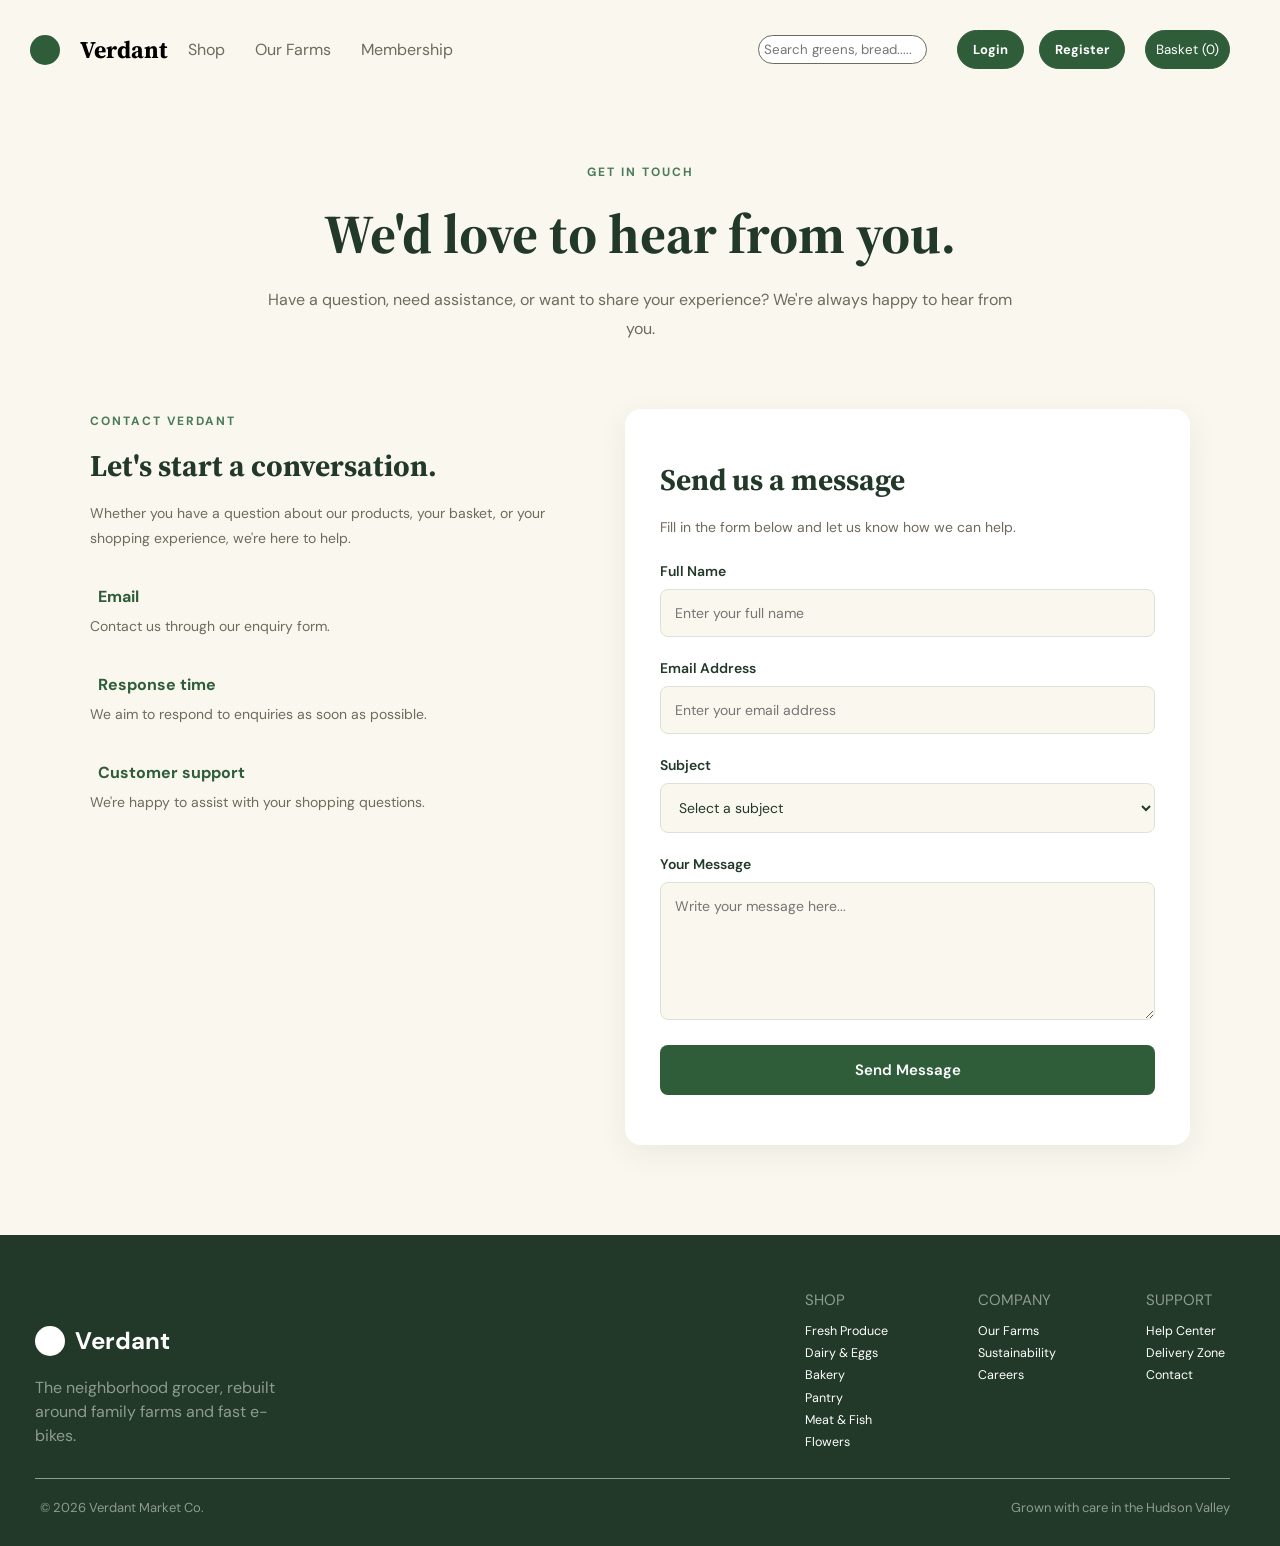
<file: contact.html>
<!DOCTYPE html>
<html lang="en">
<head>
    <meta charset="UTF-8">
    <meta name="viewport" content="width=device-width, initial-scale=1.0">
    <title>Contact Us | Verdant</title>

    <link rel="stylesheet" href="style.css">
    <link rel="stylesheet" href="contact.css">
    <link rel="icon" type="image/png" sizes="32x32" href="images/verdant.png">

    <link rel="preconnect" href="https://fonts.googleapis.com">
    <link rel="preconnect" href="https://fonts.gstatic.com" crossorigin>
    <link href="https://fonts.googleapis.com/css2?family=DM+Sans:wght@400;500;600;700&family=Source+Serif+4:wght@400;500;600;700&display=swap" rel="stylesheet">

    <script src="script.js" defer></script>
    <script src="contact.js" defer></script>
</head>

<body>

    <header class="logo-header">
        <div class="logo-container">

            <div class="logo-section">
                <div class="logo"></div>
                <h2 class="logo-text">Verdant</h2>
            </div>

            <nav id="nav-section">
                <ul class="nav-links">
                    <li><a href="shop.html#shop">Shop</a></li>
                    <li><a href="shop.html#farms">Our Farms</a></li>
                    <li><a href="membership.html">Membership</a></li>
                </ul>

                <div class="section-2">
                    <input
                        type="text"
                        placeholder="Search greens, bread....."
                        class="search-bar"
                        id="product-search"
                    >

                    <div class="auth-section" id="auth-section">
                        <a href="login.html">Login</a>
                        <a href="register.html">Register</a>
                    </div>
                </div>
            </nav>

            <div class="cart-wrapper">
                <button class="cart-button">
                    Basket (<span id="cart-count">0</span>)
                </button>

                <div class="cart-dropdown" id="cart-dropdown">

                    <div class="cart-heading">
                        <h3>Your Basket</h3>
                        <span id="cart-items-count">0 items</span>
                    </div>

                    <div id="cart-items">
                        <p class="empty-cart">Your basket is empty.</p>
                    </div>

                    <div class="cart-summary">
                        <div class="summary-row">
                            <span>Subtotal</span>
                            <span>$<span id="cart-subtotal">0.00</span></span>
                        </div>

                        <div class="summary-row">
                            <span>Delivery</span>
                            <span>Calculated at checkout</span>
                        </div>

                        <div class="summary-row total-row">
                            <strong>Total</strong>
                            <strong>$<span id="cart-total">0.00</span></strong>
                        </div>

                        <button class="clear-basket-button" id="clear-basket">
                            Clear Basket
                        </button>

                        <button class="checkout-button" id="checkout-button" disabled>
                            Proceed to Checkout
                        </button>
                    </div>
                </div>
            </div>

            <div class="hamburger" id="hamburger">
                <span></span>
                <span></span>
                <span></span>
            </div>

        </div>
    </header>

    <div id="cart-notification" class="cart-notification">
        Product added to basket!
    </div>

    <!-- CONTACT PAGE -->
    <main class="contact-page">

        <section class="contact-hero">
            <span class="contact-label">GET IN TOUCH</span>
            <h1>We'd love to hear from you.</h1>
            <p>
                Have a question, need assistance, or want to share your experience?
                We're always happy to hear from you.
            </p>
        </section>

        <section class="contact-content">

            <div class="contact-info">
                <span class="contact-label">CONTACT VERDANT</span>
                <h2>Let's start a conversation.</h2>
                <p>
                    Whether you have a question about our products, your basket,
                    or your shopping experience, we're here to help.
                </p>

                <div class="contact-detail">
                    <h3><i class="ph ph-envelope"></i> Email</h3>
                    <p>Contact us through our enquiry form.</p>
                </div>

                <div class="contact-detail">
                    <h3><i class="ph ph-clock"></i> Response time</h3>
                    <p>We aim to respond to enquiries as soon as possible.</p>
                </div>

                <div class="contact-detail">
                    <h3><i class="ph ph-chat-circle-dots"></i> Customer support</h3>
                    <p>We're happy to assist with your shopping questions.</p>
                </div>
            </div>

            <div class="contact-form-wrapper">
                <h2>Send us a message</h2>
                <p>Fill in the form below and let us know how we can help.</p>

                <form id="contact-form">

                    <div class="form-group">
                        <label for="contact-name">Full Name</label>
                        <input
                            type="text"
                            id="contact-name"
                            name="name"
                            placeholder="Enter your full name"
                            required
                        >
                    </div>

                    <div class="form-group">
                        <label for="contact-email">Email Address</label>
                        <input
                            type="email"
                            id="contact-email"
                            name="email"
                            placeholder="Enter your email address"
                            required
                        >
                    </div>

                    <div class="form-group">
                        <label for="contact-subject">Subject</label>
                        <select id="contact-subject" name="subject" required>
                            <option value="">Select a subject</option>
                            <option value="Product enquiry">Product enquiry</option>
                            <option value="Order enquiry">Order enquiry</option>
                            <option value="Account assistance">Account assistance</option>
                            <option value="General enquiry">General enquiry</option>
                            <option value="Feedback">Feedback</option>
                        </select>
                    </div>

                    <div class="form-group">
                        <label for="contact-message">Your Message</label>
                        <textarea
                            id="contact-message"
                            name="message"
                            rows="6"
                            placeholder="Write your message here..."
                            required
                        ></textarea>
                    </div>

                    <button type="submit" class="contact-submit">
                        Send Message
                    </button>

                    <p id="contact-feedback" role="status"></p>

                </form>
            </div>

        </section>

    </main>

    <!-- FOOTER -->
    <footer>

        <section class="section1">

            <div>
                <div class="logo-sect">
                    <div class="logo1"></div>
                    <h2 class="logo-text1">Verdant</h2>
                </div>

                <p class="parag">
                    The neighborhood grocer, rebuilt around family farms and fast e-bikes.
                </p>
            </div>

            <div class="foot">

                <div>
                    <ul>
                        <p>SHOP</p>
                        <li><a href="shop.html#produce">Fresh Produce</a></li>
                        <li><a href="shop.html#dairy">Dairy & Eggs</a></li>
                        <li><a href="shop.html#bakery">Bakery</a></li>
                        <li><a href="shop.html#pantry">Pantry</a></li>
                        <li><a href="shop.html#meat">Meat & Fish</a></li>
                        <li><a href="shop.html#flowers">Flowers</a></li>
                    </ul>
                </div>

                <div>
                    <ul>
                        <p>COMPANY</p>
                        <li><a href="shop.html#farms">Our Farms</a></li>
                        <li><a href="sustainability.html">Sustainability</a></li>
                        <li><a href="careers.html">Careers</a></li>
                    </ul>
                </div>

                <div>
                    <ul>
                        <p>SUPPORT</p>
                        <li><a href="help.html">Help Center</a></li>
                        <li><a href="delivery.html">Delivery Zone</a></li>
                        <li><a href="contact.html">Contact</a></li>
                    </ul>
                </div>

            </div>

        </section>

        <section class="section2">
            <div>
                <p>© 2026 Verdant Market Co.</p>
                <p>Grown with care in the Hudson Valley</p>
            </div>
        </section>

    </footer>

</body>
</html>
</file>
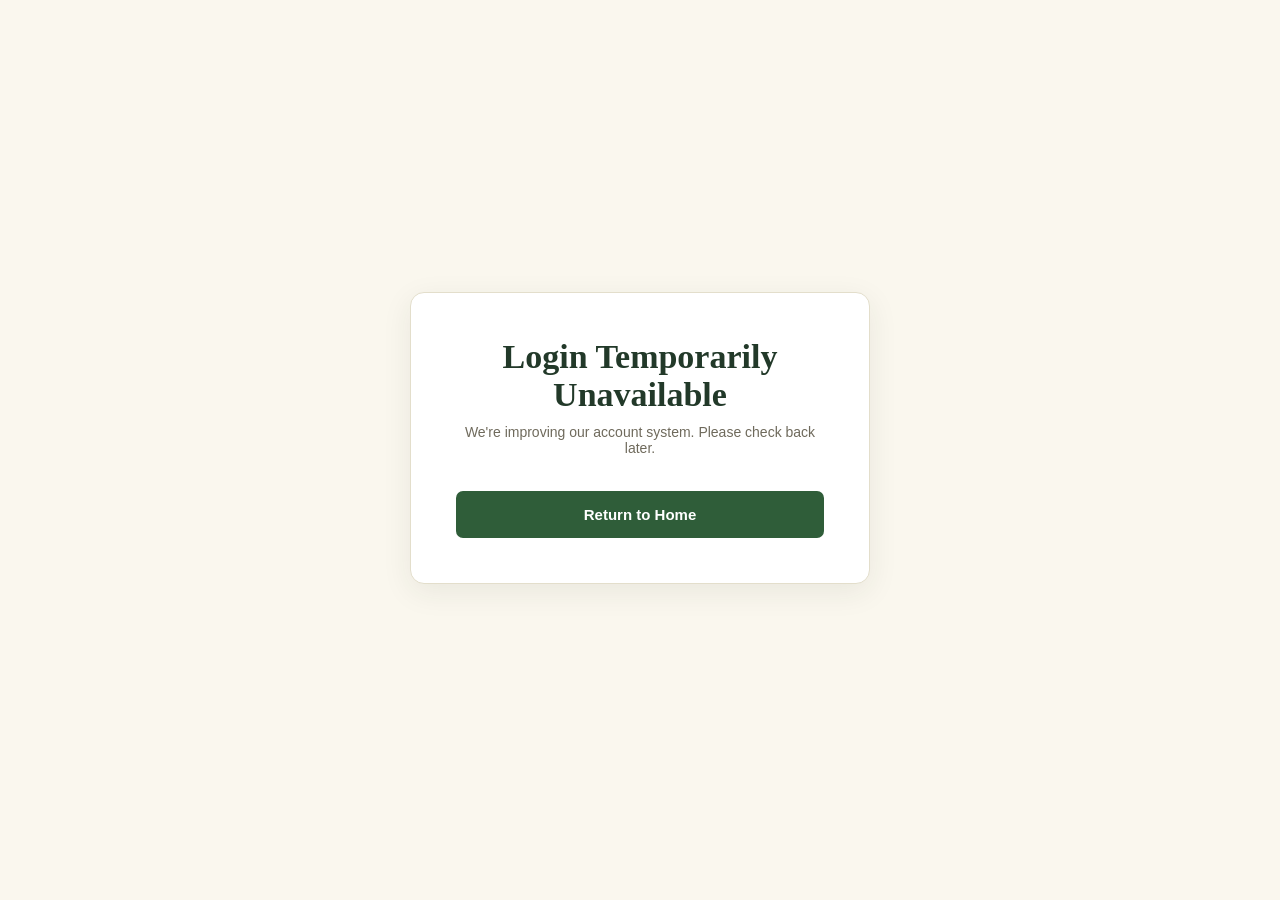
<file: login.html>
<!DOCTYPE html>
<html lang="en">
<head>
    <meta charset="UTF-8">
    <meta name="viewport" content="width=device-width, initial-scale=1.0">
    <title>Login Temporarily Unavailable | Verdant</title>
    <link rel="stylesheet" href="style.css">
    <link rel="stylesheet" href="login.css">
    <link rel="icon" type="image/png" sizes="32x32" href="images/verdant.png">
</head>
<body>

    <main class="login-section">
        <div class="login-container">
            <div class="login-heading">
                <h1>Login Temporarily Unavailable</h1>
                <p>We're improving our account system. Please check back later.</p>
            </div>

            <a href="index.html" class="login-button">Return to Home</a>
        </div>
    </main>

</body>
</html>
</file>
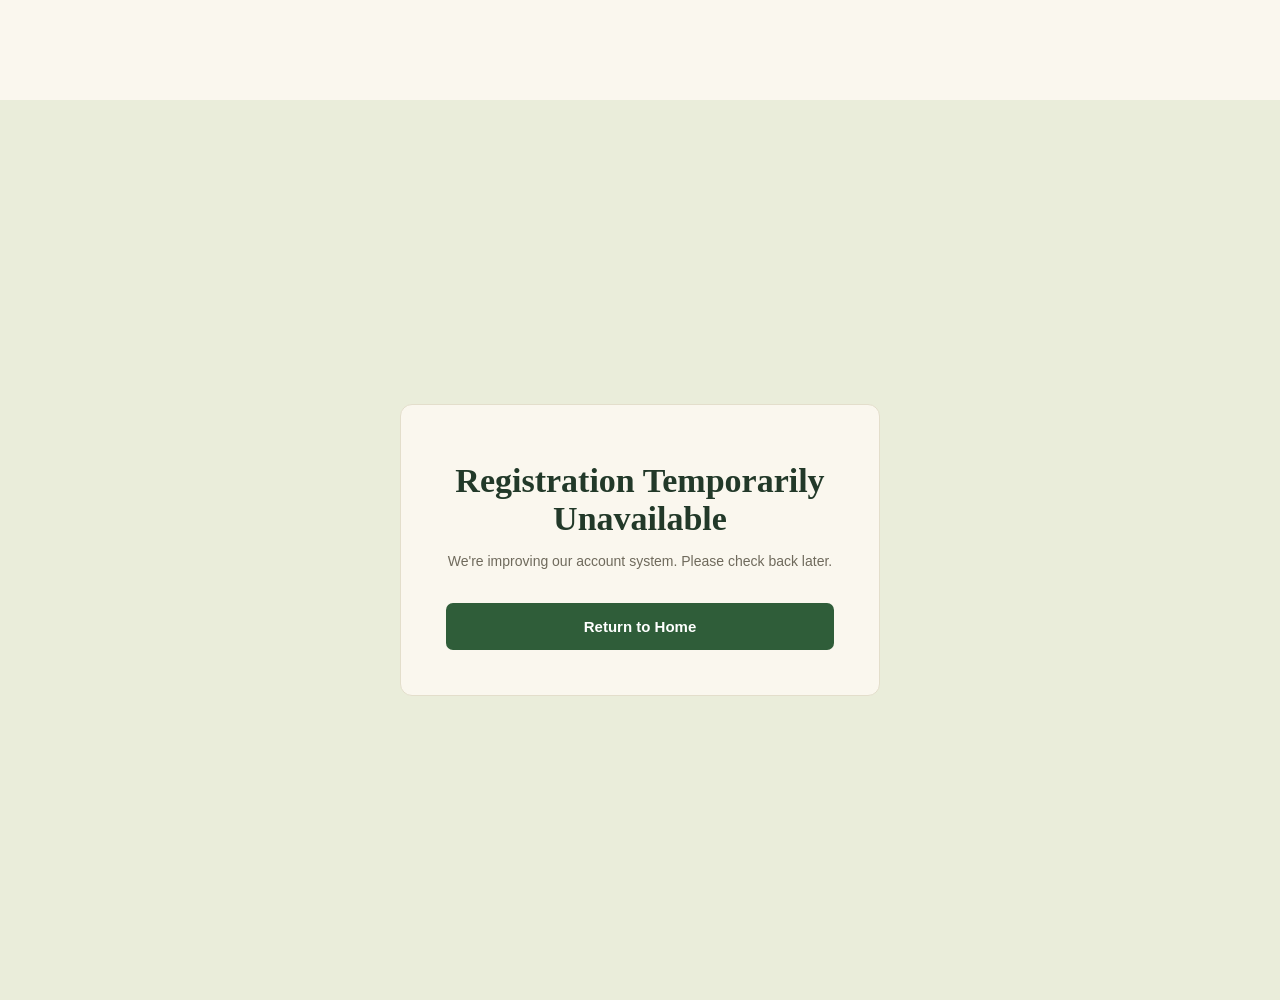
<file: register.html>
<!DOCTYPE html>
<html lang="en">
<head>
    <meta charset="UTF-8">
    <meta name="viewport" content="width=device-width, initial-scale=1.0">
    <title>Registration Temporarily Unavailable | Verdant</title>
    <link rel="stylesheet" href="style.css">
    <link rel="stylesheet" href="register.css">
</head>
<body>

    <main class="register-page">
        <div class="register-container">
            <div class="register-heading">
                <h1>Registration Temporarily Unavailable</h1>
                <p>We're improving our account system. Please check back later.</p>
            </div>

            <a href="index.html" class="register-button">Return to Home</a>
        </div>
    </main>

</body>
</html>
</file>
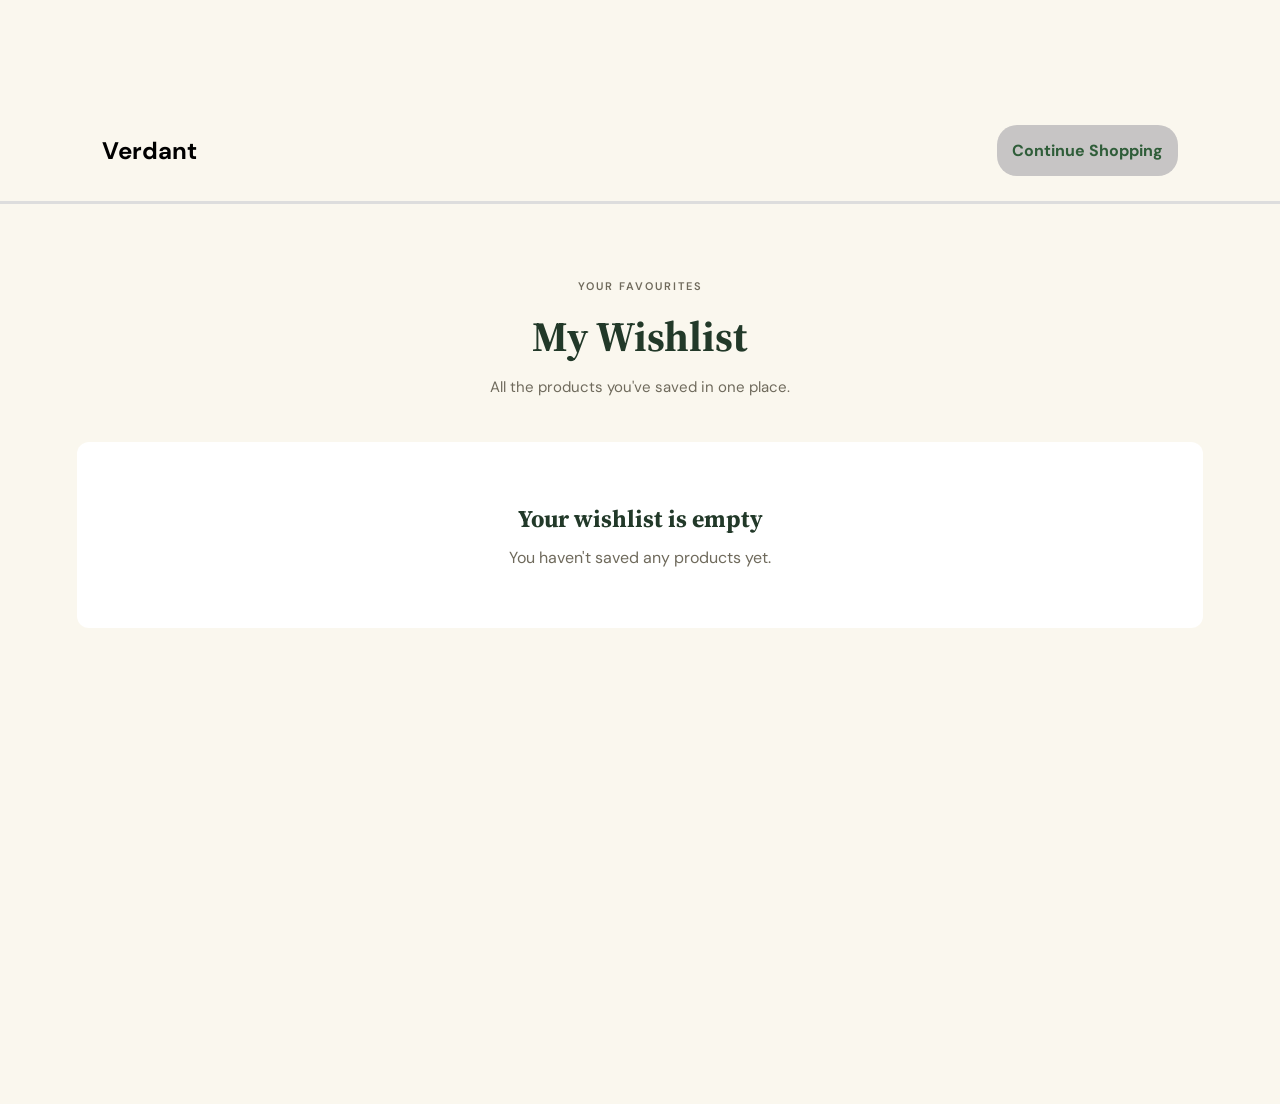
<file: wishlist.html>
<!DOCTYPE html>
<html lang="en">
<head>
    <meta charset="UTF-8">
    <meta name="viewport" content="width=device-width, initial-scale=1.0">
    <title>My Wishlist | Verdant</title>

    <link rel="stylesheet" href="style.css">
    <link rel="stylesheet" href="wishlist.css">

    <link rel="preconnect" href="https://fonts.googleapis.com">
    <link rel="preconnect" href="https://fonts.gstatic.com" crossorigin>
    <link href="https://fonts.googleapis.com/css2?family=DM+Sans:wght@400;500;600;700&family=Source+Serif+4:wght@400;600;700&display=swap" rel="stylesheet">
</head>

<body>
     <header class="checkout-header">
        <h2>Verdant</h2>
        <a href="../shop.html">Continue Shopping</a>
    </header>

    <main class="wishlist-page">

        <section class="wishlist-section">

            <div class="wishlist-heading">
                <span>YOUR FAVOURITES</span>
                <h1>My Wishlist</h1>
                <p>All the products you've saved in one place.</p>
            </div>

            <div class="wishlist-products" id="wishlist-products">

            </div>

        </section>

    </main>

    <script src="wishlist.js" defer></script>

</body>
</html>
</file>
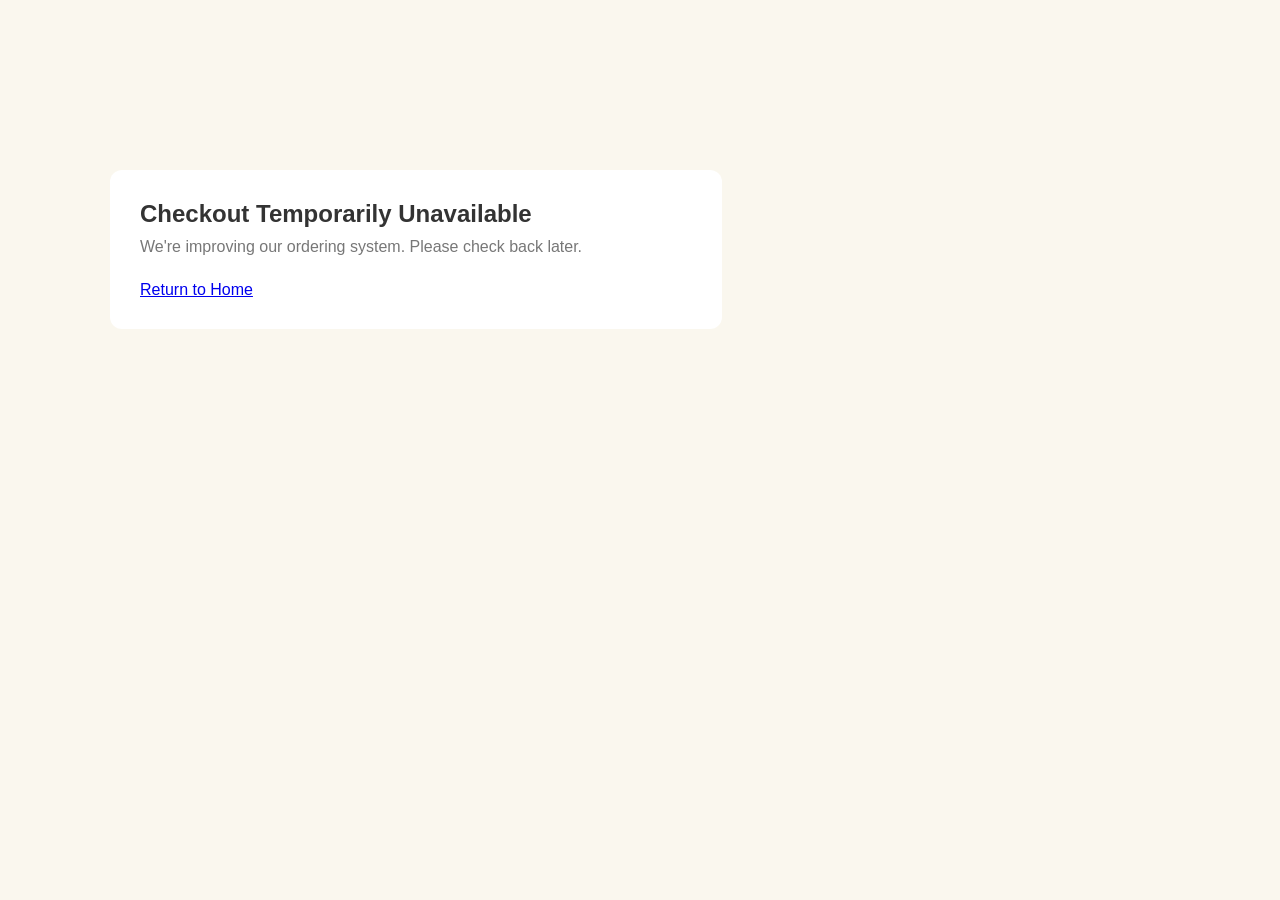
<file: checkout/checkout.html>
<!DOCTYPE html>
<html lang="en">
<head>
    <meta charset="UTF-8">
    <meta name="viewport" content="width=device-width, initial-scale=1.0">
    <title>Checkout Temporarily Unavailable | Verdant</title>
    <link rel="stylesheet" href="../style.css">
    <link rel="stylesheet" href="checkout.css">
</head>
<body>

    <main class="checkout-container">
        <section class="customer-details">
            <h1>Checkout Temporarily Unavailable</h1>
            <p>We're improving our ordering system. Please check back later.</p>
            <a href="../index.html">Return to Home</a>
        </section>
    </main>

</body>
</html>
</file>
<file: style.css>
* {
    margin: 0;
    padding: 0;
    box-sizing: border-box;
    font-family: 'DM Sans', sans-serif;
}

body {
    max-width: 1400px;
    margin: 0 auto;
    padding-top: 100px;
}

.logo-header {
    font-family: 'DM Sans', sans-serif;
    background: #FAF7EE;
    display: flex;
    justify-content: space-between;
    padding: 30px;
    position: fixed;
    top: 0;
    left: 0;
    width: 100%;
    box-sizing: border-box;
    z-index: 2000;
}

.logo {
    width: 30px;
    height: 30px;
    border-radius: 100%;
    background-color: #2F5D39;
}

.logo-text {
    font-family: 'Source Serif 4', serif;
}

.logo-section {
    display: flex;
    align-items: center;
    gap: 20px;
}

.logo-container {
    display: flex;
    align-items: center;
    justify-content: space-between;
    width: 100%;
    gap: 20px;
}

#nav-section {
    display: flex;
    align-items: center;
    justify-content: space-between;
    flex: 1;
}

#nav-section .nav-links {
    display: flex;
    align-items: center;
    gap: 30px;
}

#nav-section .section-2 {
    display: flex;
    align-items: center;
    gap: 30px;
}

nav ul {
    display: flex;
    list-style: none;
    text-align: center;
    gap: 30px;
}

nav a {
    text-decoration: none;
    font-family: 'DM Sans', sans-serif;
    color: #6F6A5C;
}

nav a:hover {
    color: black;
}

.hamburger {
    display: none;
    flex-direction: column;
    gap: 5px;
    cursor: pointer;
    margin-left: 0;
    flex-shrink: 0;
}

.hamburger span {
    width: 25px;
    height: 3px;
    background-color: #222;
    border-radius: 3px;
}

.section-2 {
    display: flex;
    align-items: center;
    gap: 30px;
}

.search-bar {
    display: inline-block;
    color: #6F6A5C;
    border: 1px solid #6F6A5C;
    border-radius: 20px;
    padding: 5px;
}

.search-bar:focus {
    outline: none;
}

.section-2 a {
    display: inline-block;
    font-family: 'DM Sans', sans-serif;
    font-size: 13px;
    font-weight: bolder;
    padding: 10px 15px;
    background-color: #2F5D39;
    border: 1px solid #2F5D39;
    border-radius: 20px;
    text-decoration: none;
    color: white;
}

.cart-button {
    display: inline-block;
    padding: 10px;
    background-color: #2F5D39;
    border: 1px solid #2F5D39;
    color: white;
    border-radius: 20px;
}

/* BASKET WRAPPER */
.cart-wrapper {
    position: relative;
    margin-left: auto;
    margin-right: 20px;
    flex-shrink: 0;
}

.cart-dropdown {
    display: none;
    position: absolute;
    top: calc(100% + 12px);
    right: 0;
    width: 480px;

    max-height: calc(100vh - 120px);
    overflow-y: auto;
    overflow-x: hidden;

    padding: 20px;
    background: #FAF7EE;
    border: 1px solid #E5E0D5;
    border-radius: 14px;
    box-shadow: 0 10px 30px rgba(0, 0, 0, 0.12);
    z-index: 1001;
    box-sizing: border-box;
    line-height: 3rem;
}

.cart-dropdown.active {
    display: block;
}

/* BASKET HEADING */
.cart-heading {
    display: flex;
    justify-content: space-between;
    align-items: center;
    margin-bottom: 15px;
}

.cart-heading h3 {
    margin: 0;
    color: #2F5D39;
}

#cart-items-count {
    font-size: 12px;
    color: #6F6A5C;
}

/* EMPTY BASKET */
.empty-cart {
    text-align: center;
    padding: 20px 0;
    color: #6F6A5C;
}

/* PRODUCT ROW */
.cart-item {
    display: flex;
    align-items: center;
    gap: 12px;
    padding: 12px 0;
    border-bottom: 1px solid #E5E0D5;
}

.cart-item img {
    width: 65px;
    height: 65px;
    object-fit: cover;
    border-radius: 8px;
}

.cart-product-info {
    flex: 1;
    min-width: 0;
}

.cart-product-info h4 {
    margin: 0 0 5px;
    font-size: 13px;
    color: #2F5D39;
}

.cart-product-info p {
    margin: 0 0 8px;
    font-size: 12px;
    color: #6F6A5C;
}

.quantity-controls {
    display: flex;
    align-items: center;
    gap: 10px;
}

.quantity-controls button {
    width: 23px;
    height: 23px;
    border: 1px solid #2F5D39;
    background: transparent;
    color: #2F5D39;
    border-radius: 5px;
    cursor: pointer;
}

.cart-product-right {
    display: flex;
    flex-direction: column;
    align-items: flex-end;
    gap: 10px;
    font-size: 12px;
}

.remove-button {
    border: none;
    background: transparent;
    color: #A33B32;
    font-size: 11px;
    cursor: pointer;
}

/* BASKET SUMMARY */
.cart-summary {
    margin-top: 15px;
}

.summary-row {
    display: flex;
    justify-content: space-between;
    align-items: center;
    gap: 10px;
    margin-bottom: 12px;
    font-size: 12px;
    color: #6F6A5C;
}

.total-row {
    padding-top: 12px;
    border-top: 1px solid #E5E0D5;
    font-size: 15px;
    color: #2F5D39;
}

/* CHECKOUT */
.clear-basket-button {
    width: 100%;
    padding: 12px;
    margin-bottom: 10px;
    background-color: transparent;
    border: 1px solid #2F5D39;
    border-radius: 20px;
    color: #2F5D39;
    cursor: pointer;
    font-family: 'DM Sans', sans-serif;
}

.clear-basket-button:hover {
    background-color: #EAEDDA;
}
.checkout-button {
    width: 100%;
    padding: 12px;
    margin-top: 10px;
    border: none;
    border-radius: 8px;
    background: #2F5D39;
    color: white;
    font-weight: bold;
    cursor: pointer;
}
.checkout-button:disabled {
    opacity: 0.2;
    cursor: not-allowed;
}

/* MOBILE HAMBURGER NAVIGATION */
@media (max-width: 1100px) {

    /* SHOW HAMBURGER */
    .hamburger {
        display: flex;
        flex-direction: column;
        gap: 5px;
        cursor: pointer;
        flex-shrink: 0;
        margin-left: 0;
        z-index: 2002;
    }

    /* MENU PANEL */
    #nav-section {
        display: flex;
        flex-direction: column;
        align-items: stretch;
        justify-content: flex-start;

        position: absolute;
        top: 100%;
        right: 15px;

        width: min(420px, calc(100vw - 30px));
        min-height: 340px;
        max-height: calc(100vh - 100px);
        overflow-y: auto;

        padding:30px;
        box-sizing: border-box;

        background: #FAF7EE;
        border: 1px solid #E5E0D5;
        border-radius: 14px;
        box-shadow: 0 12px 30px rgba(34, 57, 41, 0.13);

        gap: 28px;

        visibility: hidden;
        opacity: 0;
        pointer-events: none;
        transform: translateY(-8px);

        transition: 0.25s ease;
        z-index: 2001;
    }

    /* WHEN MENU IS OPEN */
    #nav-section.active {
        visibility: visible;
        opacity: 1;
        pointer-events: auto;
        transform: translateY(0);
    }

    /* NAVIGATION LINKS */
    #nav-section .nav-links {
        display: flex;
        flex-direction: column;
        align-items: stretch;
        justify-content: flex-start;

        width: 100%;
        gap: 0;

        padding: 0;
        margin: 0;
        list-style: none;
    }

    #nav-section .nav-links li {
        width: 100%;
        text-align: left;
        border-bottom: 1px solid #E5E0D5;
    }

    #nav-section .nav-links li:last-child {
        border-bottom: none;
    }

    #nav-section .nav-links li a {
        display: block;
        width: 100%;
        padding: 14px 5px;
        padding: 16px 5px;
        font-size: 15px;

        text-align: left;
        color: #223929;
        font-size: 14px;
        box-sizing: border-box;
    }

    /* SEARCH AND ACCOUNT */
    #nav-section .section-2 {
        display: none;
        flex-direction: column;
        align-items: stretch;
        gap: 20px;

        width: 100%;
        padding-top: 22px;
        border-top: 1px solid #E5E0D5;
    }

    #nav-section.active .section-2 {
        display: flex;
    }

    /* SEARCH INPUT */
    #nav-section .search-bar {
        display: block;
        width: 100%;
        padding: 14px;
        box-sizing: border-box;

        border: 1px solid #D5D0C3;
        border-radius: 25px;
        background: #FFFFFF;
        font-size: 12px;
    }

    /* ACCOUNT AREA */
    #nav-section .auth-section {
        display: flex;
        align-items: center;
        justify-content: flex-start;
        flex-wrap: wrap;
        gap: 90px;
        width: 100%;
    }

    #nav-section .section-2 a {
        width: fit-content;
        padding: 10px 17px;
        font-size: 12px;
    }
}

/* SMALL PHONES */
@media (max-width: 450px) {

    .logo-header {
        padding: 20px 15px;
    }

    #nav-section {
        right: 10px;
        width: calc(100vw - 20px);
        max-width: 380px;
        padding: 22px;
    }
}
@media (max-width: 380px) {

    .logo-header {
        padding: 18px 12px;
    }

    .logo-container {
        gap: 8px;
        min-width: 0;
    }

    .logo-section {
        gap: 8px;
        flex-shrink: 1;
        min-width: 0;
    }

    .logo {
        width: 25px;
        height: 25px;
        flex-shrink: 0;
    }

    .logo-text {
        font-size: 18px;
    }

    .cart-wrapper {
        margin-left: auto;
        margin-right: 8px;
        flex-shrink: 0;
    }

    .cart-button {
        padding: 8px;
        font-size: 11px;
        white-space: nowrap;
    }

    .hamburger {
        display: flex !important;
        flex-shrink: 0;
        position: relative;
        z-index: 2002;
        visibility: visible;
    }

    .hamburger span {
        display: block;
        width: 23px;
        height: 3px;
        background-color: #222;
    }

     #nav-section .auth-section {
        gap: 20px;
    
}
 
}


/* CART NOTIFICATION */

.cart-notification {
    position: fixed;
    top: 100px;
    right: 25px;
    background: #2F5D39;
    color: #FAF7EE;
    padding: 14px 22px;
    border-radius: 8px;
    font-size: 14px;
    font-weight: 600;
    opacity: 0;
    visibility: hidden;
    transform: translateY(-10px);
    transition: all 0.3s ease;
    z-index: 1000;
}

.cart-notification.show {
    opacity: 1;
    visibility: visible;
    transform: translateY(0);
}

/* The hero section  */

/* =========================
   TOP ANNOUNCEMENT SECTION
========================= */

.first {
    position: relative;
    display: flex;
    align-items: center;
    background-color: #2F5D39;
    padding: 5px;
    height: 30px;
    overflow: hidden;
}

.first p {
    width: 100%;
    margin: 0;
    font-family: 'DM Sans', sans-serif;
    color: #F3EFE2;
}

.first marquee {
    width: 100%;
}

/* =========================
   HERO SECTION
========================= */

.second {
    background-color: #FAF7EE;
    padding: 54px 7% 60px;
    display: flex;
    align-items: center;
    justify-content: space-between;
    gap: 60px;
    box-sizing: border-box;
}

.first-flex {
    flex: 1;
    min-width: 0;
    max-width: 530px;
    padding: 0;
    box-sizing: border-box;
}

.cont {
    background-color: #FFFFFF;
    border: 1px solid #6F6A5C;
    max-width: fit-content;
    font-size: small;
    font-family: 'DM Sans', sans-serif;
    border-radius: 20px;
    padding: 3px;
}

.cont p {
    padding: 5px;
    color: #1F2E24;
    font-size: 12px;
}

.cont span {
    background-color: #E4ECDA;
    color: #2F5D39;
    font-size: 10px;
    padding: 2px 10px;
    border-radius: 10px;
}

.groceries-title {
    font-family: 'Source Serif 4', serif;
    max-width: 530px;
    font-size: clamp(32px, 3vw, 60px);
    line-height: 1.15;
    color: #1F2E24;
    font-weight: 400;
    padding-top: 26px;
}

.info {
    max-width: 500px;
    max-height: 78px;
    font-family: 'DM Sans', sans-serif;
    padding: 10px 0 0;
    margin-bottom: 30px;
    color: #6F6A5C;
}


/* =========================
   ZIP CODE SECTION
========================= */

.zip-section {
    display: flex;
    flex-direction: column;
    align-items: flex-start;
    gap: 8px;
}


/* POINTER */

.zip-pointer {
    display: flex;
    flex-direction: column;
    align-items: center;
    margin-left: 15px;
    color: #2F5D39;
    font-family: 'DM Sans', sans-serif;
    font-size: 12px;
    font-weight: 600;
}

.zip-arrow {
    font-size: 25px;
    color: #F2B705;
    animation: pointDown 0.8s infinite alternate;
}

@keyframes pointDown {
    from {
        transform: translateY(-3px);
    }

    to {
        transform: translateY(5px);
    }
}


/* ZIP FORM */

#zip-form {
    display: flex;
    justify-content: space-between;
    align-items: center;
    width: 450px;
    max-width: 100%;
    padding: 5px;
    background-color: white;
    border: 1px solid #6F6A5C;
    border-radius: 80px;
    box-sizing: border-box;
}

#zip-form input {
    flex: 1;
    min-width: 0;
    padding: 10px;
    border: none;
    outline: none;
    background: transparent;
    font-family: 'DM Sans', sans-serif;
    font-size: 12px;
}

#zip-form button {
    padding: 10px 16px;
    background-color: #2F5D39;
    color: white;
    border: 1px solid #2F5D39;
    border-radius: 40px;
    font-family: 'DM Sans', sans-serif;
    cursor: pointer;
    transition: background-color 0.3s ease;
}

#zip-form button:hover {
    background-color: #223929;
}


/* MESSAGE */

#zip-message {
    margin-top: 5px;
    font-family: 'DM Sans', sans-serif;
    font-size: 12px;
}

#zip-message.success {
    color: #2F5D39;
}

#zip-message.error {
    color: #A33B32;
}

.zip-select {
    width: 100%;
    padding: 12px 10px;
    border: 1px solid #E3DECB;
    border-radius: 20px;
    background: #FAF7EE;
    color: #223929;
    font: inherit;
    outline: none;
}

.zip-select:focus,
#zip-input:focus {
    border-color: #2F5D39;
}

.zip-select:disabled {
    opacity: 0.6;
    cursor: not-allowed;
}


/* =========================
   HERO IMAGE SECTION
========================= */

.right-side {
    flex: 1;
    min-width: 0;
    width: 100%;
    max-width: 500px;
    border: 20px solid white;
    border-radius: 25px;
    background-color: white;
    position: relative;
    box-sizing: border-box;
}

.image img {
    display: block;
    width: 100%;
    height: auto;
    border-radius: 10px;
}

.small {
    width: 30px;
    height: 30px;
    background-color: #E4EBD6;
    border-radius: 100%;
    border: 2px solid #FAF7EE;
    flex-shrink: 0;
}

.small-style {
    font-family: 'DM Sans', sans-serif;
}

.small-style h3 {
    font-size: 13px;
}

.small-style p {
    font-size: 10.5px;
}

.smaller {
    display: flex;
    align-items: center;
    gap: 8px;
    padding: 10px;
    background-color: white;
    width: 150px;
    border-radius: 20px;
    position: absolute;
    top: 5%;
    left: -8%;
    z-index: 1;
}

.second-small {
    display: flex;
    justify-content: space-between;
    align-items: center;
    width: 100%;
    box-sizing: border-box;
    flex-wrap: wrap;
}

.money {
    display: flex;
    align-items: center;
    gap: 20px;
}

.smallest {
    font-family: 'DM Sans', sans-serif;
    padding: 10px;
    font-weight: 400;
}

.smallest p {
    font-size: 13px;
}

.money p {
    font-family: 'Source Serif 4', serif;
    font-weight: 400;
    font-size: 25px;
}

.add-button {
    padding: 15px;
    border: none;
    background-color: #223929;
    color: white;
    font-family: 'DM Sans', sans-serif;
    border-radius: 30px;
    cursor: pointer;
}

.small1 {
    width: 30px;
    height: 30px;
    background-color: #E4EBD6;
    border-radius: 100%;
    border: 2px solid #FAF7EE;
}

.thrid-small {
    display: flex;
    align-items: center;
    gap: 5px;
    padding: 7px;
    background-color: #223929;
    width: 250px;
    border-radius: 20px;
    position: absolute;
    bottom: 15%;
    right: -4%;
}

.smallest2 {
    font-family: 'DM Sans', sans-serif;
    padding: 10px;
    font-weight: 400;
    color: white;
}

.smallest2 p {
    font-size: 13px;
}


/* =========================
   CART TOTAL
========================= */

.cart-total-display {
    font-size: 18px;
    font-weight: 600;
    background: #223929;
    padding: 10px 15px;
    width: fit-content;
    color: white;
    border-radius: 20px;
}


/* =========================
   TABLET RESPONSIVENESS
========================= */

@media (max-width: 850px) {

    .second {
        flex-direction: column;
        align-items: center;
        gap: 45px;
        padding: 54px 6% 60px;
    }

    .first-flex {
        width: 100%;
        max-width: 530px;
        padding: 0;
    }

    .right-side {
        width: 100%;
        max-width: 500px;
        margin: 0;
    }
}


/* =========================
   MOBILE RESPONSIVENESS
========================= */

@media (max-width: 555px) {

    .first-flex {
        width: 100%;
    }

    .zip-section {
        width: 100%;
    }

    #zip-form {
        width: 100%;
        max-width: 340px;
    }

    .right-side {
        width: 100%;
        max-width: 400px;
        border: 5px solid white;
        border-radius: 10px;
    }

    .second-small {
        width: 100%;
    }

    .info {
        max-height: none;
    }
}


/* SECOND SECTION*/

.second-section {
    padding-top: 70px;
    padding-left: 24px;
    padding-right: 24px;
    padding-bottom: 50px;
    background-color: #FAF7EE;
}

.second-section p {
    font-family: 'DM Sans';
    color: #4A7C59;
    font-size: 12px;
    margin-left: 50px;
}

.second-small-flex {
    display: flex;
    justify-content: space-between;
    align-items: center;
    margin-left: 40px;
}

.second-small-flex h3 {
    font-family: 'Source Serif 4';
    font-size: 27px;
    font-weight: 400;
    padding: 10px;
}

.second-small-flex a {
    color: #1F2E24;
    font-weight: 400;
    font-family: 'DM Sans';
    font-size: 13px;
    margin-right: 80px;
}

@media (max-width: 471px) {
    .second-small-flex {
        flex-wrap: wrap;
    }
}

.image-collection {
    display: flex;
    gap: 30px;
    justify-content: center;
    padding-bottom: 5px;
}

.image-collection img {
    width: 160px;
    height: 165px;
}

.image-collection h4 {
    font-family: 'DM Sans';
    font-size: 13px;
    font-weight: 600;
    padding: 7px;
    margin-left: 6px;
}

.image {
    background-color: white;
    border: 1px solid #E3DECB;
    border-radius: 18px;
}

.image-collection p {
    padding: 10px;
    margin-left: 6px;
    font-family: 'DM Sans';
    font-size: 11px;
    color: #6F6A5C;
}

@media (max-width: 1124px) {
    .image-collection {
        flex-wrap: wrap;
    }

    .image-collection img {
        width: 130px;
        height: 100px;
    }
}


/* THIRD SECTION */

.third-flex {
    background-color: #EAEDDA;
    padding: 85px 7%;
}

.third-main {
    display: flex;
    justify-content: space-between;
    align-items: center;
    gap: 80px;
    max-width: 1200px;
    margin: 0 auto;
}

/* LEFT SIDE */

.small-third {
    flex: 1;
    max-width: 430px;
}

.small-third h4 {
    font-family: 'DM Sans';
    font-size: 13px;
    font-weight: 600;
    color: #4A7C59;
    letter-spacing: 1.5px;
    margin-bottom: 14px;
}

.small-third h2 {
    font-family: 'Source Serif 4';
    font-size: clamp(30px, 3.5vw, 43px);
    line-height: 1.2;
    font-weight: 400;
    color: #1F2E24;
    margin-bottom: 16px;
}

.small-third p {
    max-width: 400px;
    line-height: 1.8;
    color: #6F6A5C;
    font-size: 14px;
    margin-bottom: 25px;
}

.small-third button {
    display: inline-block;
    background-color: #2F5D39;
    padding: 13px 25px;
    border: 1px solid #2F5D39;
    border-radius: 30px;
    font-family: 'DM Sans';
    font-weight: 500;
    font-size: 12px;
    cursor: pointer;
    transition: background-color 0.3s ease;
}

.small-third button:hover {
    background-color: #223929;
}

.small-third a {
    text-decoration: none;
    color: white;
}

/* RIGHT SIDE */

.digit {
    flex: 1;
    max-width: 560px;
    width: 100%;
}

.digit1,
.digit2,
.digit3 {
    display: flex;
    align-items: flex-start;
    background-color: #FAF7EE;
    padding: 27px;
    gap: 22px;
    margin-top: 15px;
    border-radius: 12px;
    transition: transform 0.3s ease, box-shadow 0.3s ease;
}

.digit1:hover,
.digit2:hover,
.digit3:hover {
    transform: translateY(-4px);
    box-shadow: 0 8px 20px rgba(34, 57, 41, 0.08);
}

.digit1 h3,
.digit2 h3,
.digit3 h3 {
    font-family: 'Source Serif 4';
    font-size: 28px;
    font-weight: 400;
    color: #2F5D39;
    line-height: 1;
}

.digit1 h5,
.digit2 h5,
.digit3 h5 {
    font-family: 'DM Sans';
    font-size: 14px;
    font-weight: 600;
    color: #1F2E24;
    margin-bottom: 8px;
}

.digit1 p,
.digit2 p,
.digit3 p {
    font-family: 'DM Sans';
    font-size: 13px;
    font-weight: 400;
    color: #6F6A5C;
    line-height: 1.7;
}

/* TABLETS */

@media (max-width: 950px) {
    .third-flex {
        padding: 65px 5%;
    }

    .third-main {
        gap: 40px;
    }

    .digit1,
    .digit2,
    .digit3 {
        padding: 22px;
        gap: 16px;
    }
}

/* MOBILE */

@media (max-width: 840px) {
    .third-flex {
        padding: 60px 6%;
    }

    .third-main {
        flex-direction: column;
        align-items: stretch;
        gap: 35px;
    }

    .small-third {
        max-width: 550px;
        margin: 0 auto;
        text-align: center;
    }

    .small-third h2 {
        font-size: 34px;
    }

    .digit {
        max-width: 100%;
    }
}

@media (max-width: 480px) {
    .third-flex {
        padding: 45px 5%;
    }

    .small-third h2 {
        font-size: 30px;
    }

    .small-third p {
        font-size: 13px;
    }

    .digit1,
    .digit2,
    .digit3 {
        padding: 20px 16px;
        gap: 15px;
    }

    .digit1 h3,
    .digit2 h3,
    .digit3 h3 {
        font-size: 24px;
    }

    .digit1 h5,
    .digit2 h5,
    .digit3 h5 {
        font-size: 13px;
    }

    .digit1 p,
    .digit2 p,
    .digit3 p {
        font-size: 12px;
    }
}

/* FOURTH SECTION */

.fourth-section {
    background-color: #FAF7EE;
    padding: 50px 7%;
}

.fourth-first h4 {
    color: #4A7C59;
    font-family: 'DM Sans', sans-serif;
    font-size: 12px;
    margin-bottom: 12px;
}

.fourth-small {
    display: flex;
    justify-content: space-between;
    align-items: center;
    gap: 20px;
    padding: 10px 2px;
}

.fourth-small h3 {
    font-family: 'Source Serif 4', serif;
    font-size: 27px;
    font-weight: 400;
    margin: 0;
}

.fourth-flex {
    display: flex;
    align-items: center;
    justify-content: flex-end;
    flex-wrap: wrap;
    list-style: none;
    gap: 12px;
    padding: 0;
    margin: 0;
}

.fourth-flex a {
    display: inline-block;
    text-decoration: none;
    background-color: white;
    color: #223929;
    border: 1px solid #E3DECB;
    border-radius: 20px;
    font-family: 'DM Sans', sans-serif;
    font-size: 11px;
    padding: 8px 14px;
    transition: 0.3s ease;
}

.fourth-flex a:hover {
    background-color: #223929;
    border-color: #223929;
    color: white;
}

@media (max-width: 840px) {
    .fourth-section {
        padding: 50px 6%;
    }
}
/* TABLET */
@media (max-width: 768px) {
    .fourth-small {
        gap: 15px;
    }

    .fourth-small h3 {
        font-size: 22px;
    }

    .fourth-flex {
        gap: 8px;
    }
}

/* SMALL SCREENS */
@media (max-width: 561px) {
    .fourth-small {
        flex-wrap: wrap;
        gap: 15px;
    }

    .fourth-small h3 {
        font-size: 21px;
    }

    .fourth-flex {
        justify-content: flex-start;
        gap: 10px;
    }
}

/* VERY SMALL PHONES */
@media (max-width: 380px) {
    .fourth-small h3 {
        font-size: 19px;
    }

    .fourth-flex a {
        font-size: 10px;
        padding: 7px 11px;
    }
}

.fourth-images {
    display: flex;
    gap: 20px;
    justify-content: center;
    padding-bottom: 5px;
    position: relative;
}

.fourth-images img {
    max-width: 100%;
    width: 250px; 
    height: 200px; 
}

.image-design {
    background-color: white;
    border: 1px solid #E3DECB;
    border-radius: 20px;
}

.fourth-images h2 {
    font-family: 'DM Sans';
    font-size: 12px;
    font-weight: 600;
    padding: 10px;
}

.fourth-images p {
    font-family: 'DM Sans';
    font-size: 10px;
    font-weight: 400;
    margin-left: 10px;
}

.fourth-images h3 {
    font-family: 'DM Sans';
    font-size: 10px;
    background-color: #E3DECB;
    border: 1px solid #E3DECB;
    position: absolute;
    top: 9%;
    margin-left: 4px;
    padding: 10px;
    border-radius: 20px;
}

.fourth-smaller {
    display: flex;
    justify-content: space-between;
    align-items: center;
    font-family: 'DM Sans';
    padding: 5px;
}

.fourth-smaller a {
    color: #223929;
    font-size: 25px;
    text-decoration: none;
}

.fourth-smaller p {
    font-family: 'DM Sans';
    font-size: 13px;
    font-weight: 600;
}
.fourth-smaller button {
    background: none;
    border: none;
    padding: 0;
    cursor: pointer;
    color: inherit;
    font: inherit;
}

@media (max-width: 790px) {
    .fourth-images {
        flex-wrap: wrap;
    }

    .fourth-images img {
        width: 100%;
        height: 200px;
    }

    .fourth-images h3 {
        display: none;
    }
}

@media (max-width: 640px) {
    .fourth-images {
        display: grid;
        grid-template-columns: repeat(2, minmax(0, 1fr));
        gap: 12px;
    }

    .image-design {
        width: 100%;
        min-width: 0;
    }

    .fourth-images img {
        width: 100%;
        height: 130px;
        object-fit: cover;
    }
}

@media (max-width: 450px) {
    .fourth-images {
        gap: 10px;
    }

    .image-design {
        width: 100%;
        height: auto;
        margin-bottom: 0;
    }

    .fourth-images img {
        height: 110px;
    }

    .fourth-images h2 {
        font-size: 11px;
        padding: 8px;
    }

    .fourth-images p {
        font-size: 9px;
        margin-left: 8px;
    }

    .fourth-smaller {
        padding: 5px;
    }

    .fourth-smaller p {
        font-size: 11px;
    }
}

@media (max-width: 380px) {
    .fourth-images {
        gap: 8px;
    }

    .fourth-images img {
        height: 95px;
    }

    .fourth-images h2 {
        font-size: 10px;
    }
}
/* FIFTH SECTION */

.fifth-section {
    background-color: #FAF7EE;
    padding: 70px 6%;
    display: flex;
    justify-content: center;
    align-items: stretch;
    gap: 30px;
}

/* FIRST PROMOTIONAL CARD */

.fifth-first {
    background-color: #223929;
    flex: 1;
    max-width: 550px;
    min-height: 310px;
    border: 1px solid #223929;
    border-radius: 20px;
    padding: 30px;
    display: flex;
    flex-direction: column;
    align-items: flex-start;
}

.fifth-first h6 {
    padding: 8px 13px;
    margin: 0;
    color: #223929;
    background-color: #F2B705;
    border-radius: 20px;
    font-family: 'DM Sans';
    font-size: 10px;
    font-weight: 600;
    letter-spacing: 0.5px;
    width: fit-content;
}

.fifth-first h3 {
    font-family: 'Source Serif 4';
    font-weight: 400;
    font-size: 34px;
    line-height: 1.2;
    margin: 25px 0 12px;
    color: #FAF7EE;
    max-width: 350px;
}

.fifth-first span {
    font-family: 'DM Sans';
    font-weight: 400;
    font-size: 13px;
    line-height: 1.7;
    color: #B9C4B7;
    max-width: 350px;
}

.button-design {
    display: flex;
    align-items: center;
    flex-wrap: wrap;
    margin-top: auto;
    padding-top: 25px;
    gap: 18px;
}

.button-design button {
    background-color: #FAF7EE;
    color: #223929;
    padding: 12px 20px;
    border: 1px solid #FAF7EE;
    border-radius: 25px;
    font-family: 'DM Sans';
    font-size: 12px;
    font-weight: 600;
    cursor: pointer;
    transition: 0.3s ease;
}

.button-design button:hover {
    background-color: #F2B705;
    border-color: #F2B705;
}

.button-design p {
    font-family: 'DM Sans';
    font-weight: 400;
    font-size: 11px;
    color: #B9C4B7;
    margin: 0;
}

/* SECOND PROMOTIONAL CARD */

.fifth-second {
    background-color: #F7E8D5;
    flex: 1;
    max-width: 550px;
    min-height: 310px;
    border: 1px solid #F7E8D5;
    border-radius: 20px;
    padding: 30px;
    display: flex;
    align-items: center;
    justify-content: space-between;
    gap: 15px;
}

.fifth-second > div:first-child {
    flex: 1;
}

.fifth-second h3 {
    font-family: 'Source Serif 4';
    font-weight: 400;
    font-size: 27px;
    line-height: 1.25;
    color: #1F2E24;
    margin: 0 0 15px;
    max-width: 310px;
}

.fifth-second p {
    font-family: 'DM Sans';
    font-weight: 400;
    font-size: 12px;
    line-height: 1.7;
    color: #6F6A5C;
    max-width: 300px;
    margin: 0 0 22px;
}

.fifth-second button {
    background-color: #223929;
    color: #FAF7EE;
    padding: 10px 13px;
    border: 1px solid #223929;
    border-radius: 25px;
    margin: 0 5px 5px 0;
    font-family: 'DM Sans';
    font-size: 10px;
    cursor: pointer;
    transition: 0.3s ease;
}

.fifth-second button:hover {
    background-color: #2F5D39;
}

.fifth-second img {
    display: block;
    width: 145px;
    height: 170px;
    object-fit: contain;
}

/* TABLET */

@media (max-width: 1050px) {
    .fifth-section {
        flex-direction: column;
        align-items: center;
        gap: 25px;
    }

    .fifth-first,
    .fifth-second {
        width: 100%;
        max-width: 650px;
    }
}

/* MOBILE */

@media (max-width: 600px) {
    .fifth-section {
        padding: 45px 5%;
        gap: 20px;
    }

    .fifth-first,
    .fifth-second {
        min-height: 280px;
        padding: 25px;
        border-radius: 16px;
    }

    .fifth-first h3 {
        font-size: 29px;
    }

    .fifth-first span {
        font-size: 12px;
    }

    .fifth-second {
        gap: 5px;
    }

    .fifth-second h3 {
        font-size: 23px;
    }

    .fifth-second p {
        font-size: 11px;
    }

    .fifth-second img {
        width: 105px;
        height: 135px;
    }

    .fifth-second button {
        font-size: 9px;
        padding: 9px 11px;
    }
}

/* SMALL PHONES */

@media (max-width: 380px) {
    .fifth-first,
    .fifth-second {
        padding: 20px;
    }

    .fifth-first h3 {
        font-size: 26px;
    }

    .fifth-second h3 {
        font-size: 20px;
    }

    .fifth-second img {
        width: 75px;
        height: 110px;
    }
}


footer {
    background-color: #223929;
    padding: 30px;
    padding-top: 50px;
}

.section1 {
    display: flex;
    justify-content: space-between;
    flex-wrap: wrap;
    flex-basis: auto;
    margin-right: 20px;
    margin-left: 5px;
    align-items: center;
    border-bottom: 1px solid #8E9C8C;
    padding-bottom: 20px;
}

.foot {
    display: flex;
    gap: 80px;
}

.foot ul {
    list-style: none;
    font-family: 'DM Sans';
    font-size: 15px;
    padding: 5px;
    color: white;
}

.foot p {
    margin-bottom: 10px;
    color: #8E9C8C;
}

.foot a {
    text-decoration: none;
    color: white;
    line-height: 1.7em;
    font-size: 12.5px;
}

.logo-sect {
    display: flex;
    align-items: center;
    gap: 10px;
    padding-bottom: 20px;
}

.logo-text1 {
    color: white;
}

.parag {
    width: 240px;
    height: 42px;
    color: #8E9C8C;
    line-height: 1.5em;
}

.logo1 {
    width: 30px;
    height: 30px;
    border-radius: 100%;
    background-color: white;
}

.section2 {
    padding-top: 20px;
}

.section2 div {
    display: flex;
    justify-content: space-between;
    margin-left: 10px;
    margin-right: 20px;
    font-size: 13px;
    color: #8E9C8C;
}
/* RESPONSIVE FOOTER */

@media (max-width: 850px) {

    .section1 {
        align-items: flex-start;
        gap: 35px;
    }

    .foot {
        gap: 35px;
    }

}

@media (max-width: 600px) {

    footer {
        padding: 35px 22px;
    }

    .section1 {
        flex-direction: column;
        align-items: flex-start;
        gap: 30px;
        margin: 0;
    }

    .parag {
        width: 100%;
        max-width: 280px;
        height: auto;
        font-size: 13px;
    }

    .foot {
        display: grid;
        grid-template-columns: repeat(3, minmax(0, 1fr));
        width: 100%;
        gap: 15px;
    }

    .foot ul {
        padding: 0;
        font-size: 13px;
    }

    .foot ul p {
        font-size: 11px;
    }

    .foot a {
        font-size: 11px;
    }

    .section2 {
        padding-top: 20px;
    }

    .section2 div {
        flex-direction: column;
        gap: 10px;
        margin: 0;
        font-size: 11px;
    }

}

@media (max-width: 380px) {

    .foot {
        grid-template-columns: repeat(2, minmax(0, 1fr));
        row-gap: 25px;
    }

    .section2 div {
        font-size: 10px;
    }

}
html {
    scroll-behavior: smooth;
    background-color: #FAF7EE;
}

/* 2. Backup: nothing can ever widen the page sideways */
body {
    overflow-x: hidden;
}

/* 5. Deal and app cards on phones. Fixed 450px widths and the 312px / 293px
      text widths inside .fifth-second were wider than small screens. */
@media (max-width: 640px) {
    .fifth-first,
    .fifth-second {
        width: 100%;
        max-width: 450px;
        height: auto;
        min-height: 250px;
        max-height: none;
    }
    .fifth-second h3,
    .fifth-second p {
        width: auto;
        height: auto;
        max-width: calc(100% - 40px);
    }
}
@media (max-width: 490px) {
    .fifth-first,
    .fifth-second {
        width: 100%;
    }
}

/* LOGIN AND LOGOUT SECTION */

.auth-section {
    display: flex;
    align-items: center;
    gap: 15px;
}

.auth-section span {
    display: flex;
    align-items: center;
    gap: 7px;
}
.auth-section svg {
    flex-shrink: 0;
    color: #2F5D39;
}

#logout-button {
    padding: 9px 17px;
    background-color: #2F5D39;
    color: #FFFFFF;
    border: 1px solid #2F5D39;
    border-radius: 25px;
    font-family: 'DM Sans', sans-serif;
    font-size: 13px;
    font-weight: 600;
    cursor: pointer;
    transition: background-color 0.3s ease;
}

#logout-button:hover {
    background-color: #223929;
    border-color: #223929;
}
</file>
<file: contact.css>
.contact-page {
    width: 100%;
    padding: 60px 7% 90px;
    background: #FAF7EE;
}

.contact-hero {
    text-align: center;
    max-width: 750px;
    margin: 0 auto 65px;
}

.contact-label {
    color: #4A7C59;
    font-size: 12px;
    font-weight: 700;
    letter-spacing: 2px;
}

.contact-hero h1 {
    font-family: 'Source Serif 4', serif;
    color: #223929;
    font-size: clamp(35px, 5vw, 55px);
    margin: 15px 0;
}

.contact-hero p {
    color: #6F6A5C;
    font-size: 16px;
    line-height: 1.8;
}

.contact-content {
    display: grid;
    grid-template-columns: 1fr 1.2fr;
    gap: 65px;
    max-width: 1100px;
    margin: auto;
    align-items: start;
}

.contact-info h2,
.contact-form-wrapper h2 {
    font-family: 'Source Serif 4', serif;
    color: #223929;
    font-size: 30px;
    margin: 15px 0;
}

.contact-info > p,
.contact-form-wrapper > p {
    color: #6F6A5C;
    line-height: 1.8;
    font-size: 14px;
}

.contact-detail {
    margin-top: 35px;
}

.contact-detail h3 {
    color: #2F5D39;
    font-size: 16px;
    margin-bottom: 8px;
}

.contact-detail h3 i {
    margin-right: 8px;
}

.contact-detail p {
    color: #6F6A5C;
    font-size: 14px;
    line-height: 1.7;
}

.contact-form-wrapper {
    background: #FFFFFF;
    padding: 35px;
    border-radius: 16px;
    box-shadow: 0 8px 30px rgba(34, 57, 41, 0.07);
}

.form-group {
    display: flex;
    flex-direction: column;
    gap: 9px;
    margin-top: 22px;
}

.form-group label {
    color: #223929;
    font-size: 14px;
    font-weight: 600;
}

.form-group input,
.form-group select,
.form-group textarea {
    width: 100%;
    padding: 14px;
    border: 1px solid #DCE2D8;
    border-radius: 8px;
    outline: none;
    background: #FAF7EE;
    color: #223929;
    font-family: 'DM Sans', sans-serif;
    font-size: 14px;
}

.form-group input:focus,
.form-group select:focus,
.form-group textarea:focus {
    border-color: #4A7C59;
}

.form-group textarea {
    resize: vertical;
}

.contact-submit {
    width: 100%;
    margin-top: 25px;
    padding: 15px;
    border: none;
    border-radius: 8px;
    background: #2F5D39;
    color: #FFFFFF;
    font-size: 15px;
    font-weight: 600;
    cursor: pointer;
    transition: background 0.3s ease;
}

.contact-submit:hover {
    background: #223929;
}

#contact-feedback {
    margin-top: 15px;
    font-size: 14px;
    color: #2F5D39;
    line-height: 1.6;
}

@media (max-width: 768px) {
    .contact-page {
        padding: 45px 5% 65px;
    }

    .contact-content {
        grid-template-columns: 1fr;
        gap: 40px;
    }

    .contact-form-wrapper {
        padding: 25px 20px;
    }
}

@media (max-width: 480px) {
    .contact-hero {
        margin-bottom: 45px;
    }

    .contact-info h2,
    .contact-form-wrapper h2 {
        font-size: 26px;
    }
}
</file>
<file: login.css>
/* LOGIN SECTION */

.login-section {
    min-height: 75vh;
    display: flex;
    justify-content: center;
    align-items: center;
    padding: 70px 6%;
    background: #FAF7EE;
}

.login-container {
    width: 100%;
    max-width: 460px;
    background: #FFFFFF;
    padding: 45px;
    border-radius: 14px;
    border: 1px solid #E3DECB;
    box-shadow: 0 8px 30px rgba(34, 57, 41, 0.08);
}

.login-heading {
    text-align: center;
    margin-bottom: 35px;
}

.login-heading h1 {
    font-family: "Source Serif 4", serif;
    color: #223929;
    font-size: 34px;
    margin-bottom: 10px;
}

.login-heading p {
    color: #6F6A5C;
    font-size: 14px;
}

.login-input-group {
    display: flex;
    flex-direction: column;
    gap: 9px;
    margin-bottom: 22px;
}

.login-input-group label {
    color: #223929;
    font-weight: 600;
    font-size: 14px;
}

.login-input-group input {
    width: 100%;
    padding: 14px;
    border: 1px solid #E3DECB;
    border-radius: 7px;
    outline: none;
    font-size: 14px;
    box-sizing: border-box;
}

.login-input-group input:focus {
    border-color: #2F5D39;
}

.login-options {
    display: flex;
    justify-content: space-between;
    align-items: center;
    gap: 10px;
    margin-bottom: 25px;
    font-size: 13px;
}

.login-options label {
    display: flex;
    align-items: center;
    gap: 7px;
    color: #6F6A5C;
}

.login-options a,
.register-prompt a {
    color: #2F5D39;
    text-decoration: none;
    font-weight: 600;
}

.login-options a:hover,
.register-prompt a:hover {
    text-decoration: underline;
}

.login-button {
    width: 100%;
    padding: 15px;
    border: none;
    border-radius: 7px;
    background: #2F5D39;
    color: #FFFFFF;
    font-size: 15px;
    font-weight: 600;
    cursor: pointer;
    transition: background 0.3s ease;
}

.login-button:hover {
    background: #223929;
}

#login-message {
    text-align: center;
    font-size: 13px;
    margin-top: 15px;
}

.register-prompt {
    text-align: center;
    margin-top: 25px;
    font-size: 14px;
    color: #6F6A5C;
}

@media (max-width: 500px) {
    .login-container {
        padding: 30px 22px;
    }

    .login-heading h1 {
        font-size: 29px;
    }

    .login-options {
        flex-wrap: wrap;
    }
}
.login-container {
    text-align: center;
}

.login-button {
    display: inline-block;
    text-decoration: none;
}
</file>
<file: register.css>
.register-page {
    min-height: 100vh;
    padding: 60px 20px;
    display: flex;
    align-items: center;
    justify-content: center;
    background: #EAEDDA;
}

.register-container {
    width: 100%;
    max-width: 480px;
    padding: 45px;
    background: #FAF7EE;
    border: 1px solid #E3DECB;
    border-radius: 12px;
} 

.register-heading {
    text-align: center;
    margin-bottom: 30px;
} 

.register-logo {
    display: block;
    margin-bottom: 30px;
    color: #2F5D39;
    font-family: "Lobster", cursive;
    font-size: 32px;
    text-decoration: none;
}

.register-heading > span {
    color: #2F5D39;
    font-size: 11px;
    font-weight: 700;
    letter-spacing: 2px;
}

.register-heading h1 {
    margin: 12px 0;
    color: #223929;
    font-family: "Source Serif 4", serif;
    font-size: 34px;
}

.register-heading p {
    color: #6F6A5C;
    font-size: 14px;
    line-height: 1.7;
}

.form-group {
    margin-bottom: 20px;
}

.form-group label {
    display: block;
    margin-bottom: 8px;
    color: #223929;
    font-size: 14px;
    font-weight: 600;
} 

.form-group input {
    width: 100%;
    padding: 14px;
    border: 1px solid #E3DECB;
    border-radius: 7px;
    background: #FFFFFF;
    color: #223929;
    font: inherit;
    outline: none;
}

.form-group input:focus {
    border-color: #2F5D39;
}

.register-button {
    width: 100%;
    padding: 15px;
    border: none;
    border-radius: 7px;
    background: #2F5D39;
    color: #FFFFFF;
    font-size: 15px;
    font-weight: 600;
    cursor: pointer;
    transition: 0.3s ease;
}

.register-button:hover {
    background: #2F5D39;
}

.login-prompt {
    margin-top: 25px;
    text-align: center;
    color: #6F6A5C;
    font-size: 14px;
}

.login-prompt a {
    color: #2F5D39;
    font-weight: 700;
    text-decoration: none;
}

.login-prompt a:hover {
    text-decoration: underline;
}

@media (max-width: 500px) {
    .register-container {
        padding: 30px 22px;
    }

    .register-heading h1 {
        font-size: 29px;
    }
}
.register-container {
    text-align: center;
}

.register-button {
    display: inline-block;
    text-decoration: none;
}
</file>
<file: wishlist.css>
.checkout-header {
    display: flex;
    justify-content: space-between;
    align-items: center;
    padding: 25px 8%;
    border-bottom: 3px solid #ddd;
}

.checkout-header a {
    text-decoration: none;
    color: #2F5D39;
    background-color: rgb(199, 197, 197);
    padding: 15px 15px;
    border-radius: 20px;
    font-weight: bolder;
}
/* WISHLIST PAGE */

.wishlist-page {
    background-color: #FAF7EE;
    min-height: 100vh;
    padding: 70px 6%;
}

.wishlist-section {
    max-width: 1200px;
    margin: 0 auto;
}

.wishlist-heading {
    text-align: center;
    margin-bottom: 45px;
}

.wishlist-heading span {
    color: #6F6A5C;
    font-size: 11px;
    font-weight: 600;
    letter-spacing: 2px;
}

.wishlist-heading h1 {
    font-family: 'Source Serif 4', serif;
    color: #223929;
    font-size: 42px;
    margin: 12px 0;
}

.wishlist-heading p {
    color: #6F6A5C;
    font-size: 15px;
}

.wishlist-products {
    display: grid;
    grid-template-columns: repeat(4, 1fr);
    gap: 25px;
}

/* WISHLIST PRODUCT CARD */

.wishlist-product-card {
    display: flex;
    flex-direction: column;
    background-color: #FFFFFF;
    border-radius: 12px;
    overflow: hidden;
    box-shadow: 0 3px 12px rgba(34, 57, 41, 0.06);
}

.wishlist-product-card img {
    width: 100%;
    height: 200px;
    object-fit: cover;
    display: block;
}

.wishlist-product-info {
    display: flex;
    flex-direction: column;
    flex: 1;
    padding: 18px;
}

.wishlist-product-info h3 {
    font-family: 'Source Serif 4', serif;
    color: #223929;
    font-size: 18px;
    margin-bottom: 10px;
}

.wishlist-product-price {
    color: #2F5D39;
    font-weight: 700;
    margin-bottom: 15px;
}

.wishlist-product-actions {
    display: flex;
    gap: 10px;
    margin-top: auto;
}

.wishlist-product-actions button {
    flex: 1;
    padding: 11px 8px;
    border: none;
    border-radius: 25px;
    cursor: pointer;
    font-family: 'DM Sans', sans-serif;
    font-weight: 600;
    white-space: nowrap;
    font-size: 13px;

}

.wishlist-add-button {
    background-color: #2F5D39;
    color: #FFFFFF;
    flex: 1.3;
}

.wishlist-remove-button {
    background-color: #EAEDDA;
    color: #223929;
    flex: 1;
}

.wishlist-product-actions button:hover {
    opacity: 0.85;
}

/* EMPTY WISHLIST */

.empty-wishlist {
    grid-column: 1 / -1;
    text-align: center;
    padding: 60px 20px;
    background-color: #FFFFFF;
    border-radius: 12px;
}

.empty-wishlist h2 {
    font-family: 'Source Serif 4', serif;
    color: #223929;
    margin-bottom: 12px;
}

.empty-wishlist p {
    color: #6F6A5C;
}

/* RESPONSIVE DESIGN */

@media (max-width: 900px) {
    .wishlist-products {
        grid-template-columns: repeat(2, 1fr);
    }
}

@media (max-width: 550px) {
    .wishlist-page {
        padding: 45px 5%;
    }

    .wishlist-products {
        grid-template-columns: 1fr;
    }

    .wishlist-heading h1 {
        font-size: 32px;
    }
}
</file>
<file: checkout/checkout.css>
* {
    margin: 0;
    padding: 0;
    box-sizing: border-box;
}

body {
    font-family: 'DM Sans', sans-serif;
    background: #FAF7EE;
    color: #333;
}

.checkout-header {
    display: flex;
    justify-content: space-between;
    align-items: center;
    padding: 25px 8%;
    border-bottom: 1px solid #ddd;
}

.checkout-header a {
    text-decoration: none;
    color: #2F5D39;
}

.checkout-container {
    display: grid;
    grid-template-columns: 1.5fr 1fr;
    gap: 40px;
    max-width: 1100px;
    margin: 50px auto;
    padding: 20px;
}

.customer-details,
.order-summary {
    background: white;
    padding: 30px;
    border-radius: 12px;
}

.customer-details h1 {
    margin-bottom: 10px;
}

.customer-details p {
    margin-bottom: 25px;
    color: #777;
}

form h3 {
    margin: 25px 0 15px;
}

form label {
    display: block;
    margin-bottom: 8px;
}

form input,
form textarea {
    width: 100%;
    padding: 12px;
    margin-bottom: 18px;
    border: 1px solid #ccc;
    border-radius: 6px;
    font: inherit;
}

form textarea {
    min-height: 100px;
    resize: vertical;
}

#place-order {
    width: 100%;
    padding: 14px;
    background: #2F5D39;
    color: white;
    border: none;
    border-radius: 6px;
    cursor: pointer;
    font-size: 16px;
}

.order-summary h2 {
    margin-bottom: 20px;
}

.checkout-item {
    display: flex;
    align-items: center;
    gap: 15px;
    padding: 15px 0;
    border-bottom: 1px solid #eee;
}

.checkout-item img {
    width: 75px;
    height: 75px;
    object-fit: cover;
    border-radius: 8px;
}

.checkout-item h4 {
    margin-bottom: 8px;
    font-size: 15px;
}

.checkout-item p {
    font-size: 13px;
    color: #777;
    margin-bottom: 5px;
}

.checkout-item strong {
    margin-left: auto;
    white-space: nowrap;
}


@media (max-width: 750px) {
    .checkout-container {
        grid-template-columns: 1fr;
    }
}
</file>
